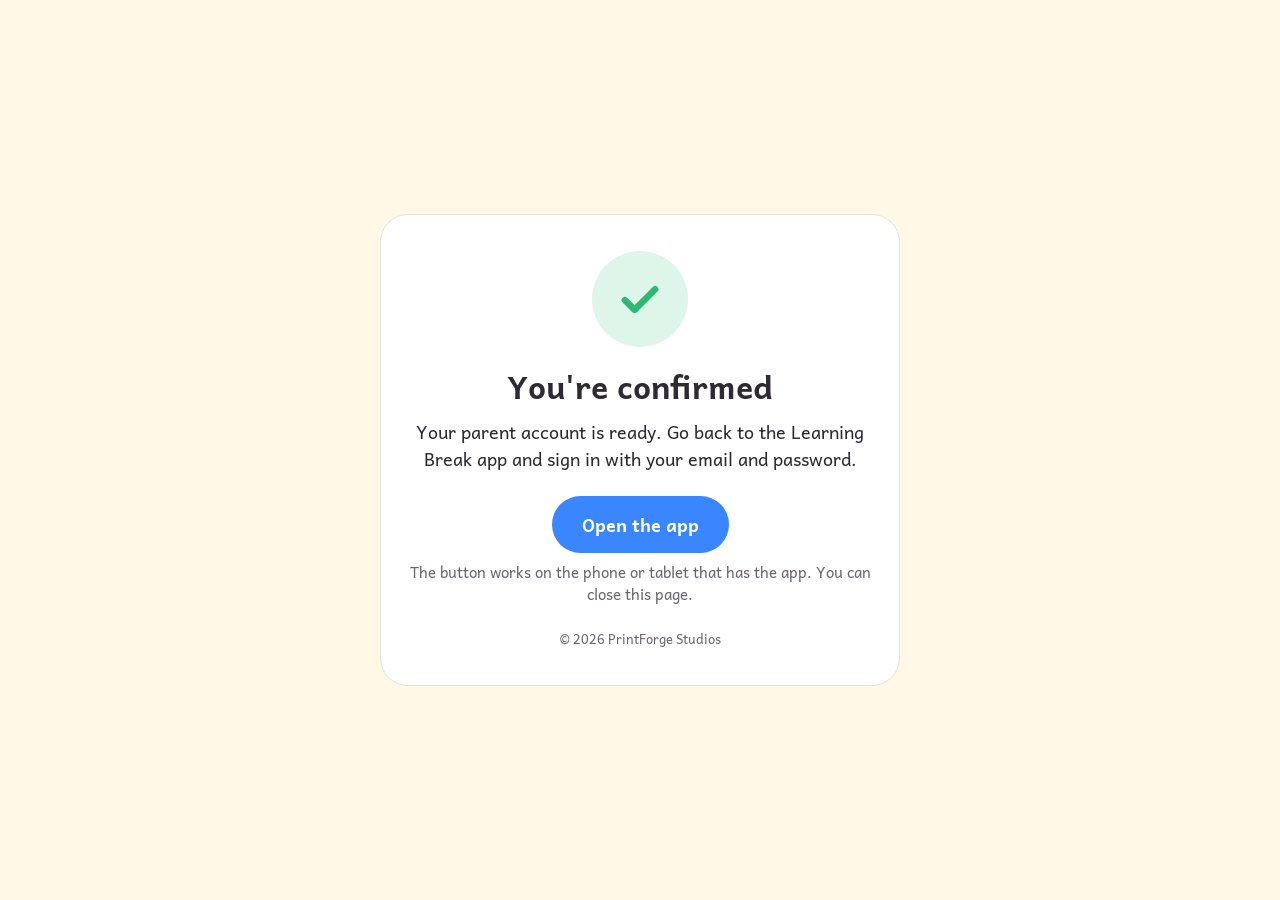
<file: index.html>
<!doctype html>
<html lang="en">
<head>
  <meta charset="utf-8">
  <meta name="viewport" content="width=device-width, initial-scale=1">
  <meta name="robots" content="noindex">
  <meta name="referrer" content="no-referrer">
  <title>You're confirmed · Learning Break</title>
  <link rel="icon" href="assets/icon.svg" type="image/svg+xml">
  <style>
    /* The font is served from this site, so the page loads nothing from other companies. */
    @font-face { font-family: 'Andika'; src: url('assets/fonts/Andika-Regular.ttf') format('truetype'); font-weight: 400; font-display: swap; }
    @font-face { font-family: 'Andika'; src: url('assets/fonts/Andika-Bold.ttf') format('truetype'); font-weight: 700; font-display: swap; }
    :root {
      --bg: #FFF8E7; --card: #FFFFFF; --ink: #2D2A32; --soft: #6B6475; --border: #E9E2D0;
      --good: #2EB872; --good-soft: #DDF6E9; --bad: #F25F5C; --bad-soft: #FDE4E3; --primary: #3A86FF;
    }
    * { box-sizing: border-box; }
    body {
      margin: 0; min-height: 100vh; display: flex; align-items: center; justify-content: center;
      padding: 24px 16px; background: var(--bg); color: var(--ink);
      font-family: 'Andika', system-ui, -apple-system, 'Segoe UI', sans-serif;
    }
    main {
      width: 100%; max-width: 520px; background: var(--card); border: 1px solid var(--border);
      border-radius: 28px; padding: 36px 28px; text-align: center;
    }
    .badge {
      width: 96px; height: 96px; margin: 0 auto 20px; border-radius: 50%;
      display: flex; align-items: center; justify-content: center;
      background: var(--good-soft); color: var(--good);
    }
    .badge svg { width: 52px; height: 52px; }
    .bad .badge { background: var(--bad-soft); color: var(--bad); }
    .bad .tick, .mark { display: none; }
    .bad .mark { display: block; }
    h1 { font-size: 32px; line-height: 1.2; margin: 0 0 12px; }
    p { font-size: 18px; line-height: 1.5; margin: 0 0 14px; }
    .soft { color: var(--soft); font-size: 15px; }
    .button {
      display: inline-block; margin: 10px 0 8px; padding: 14px 30px; border-radius: 999px;
      background: var(--primary); color: #FFFFFF; font-weight: 700; font-size: 18px; text-decoration: none;
    }
    footer { margin-top: 22px; font-size: 13px; color: var(--soft); }
  </style>
</head>
<body>
  <main id="page">
    <div class="badge" aria-hidden="true">
      <svg class="tick" viewBox="0 0 24 24" fill="none" stroke="currentColor" stroke-width="3" stroke-linecap="round" stroke-linejoin="round"><path d="M5 12.5l4.5 4.5L19 7.5"/></svg>
      <svg class="mark" viewBox="0 0 24 24" fill="none" stroke="currentColor" stroke-width="3" stroke-linecap="round"><path d="M12 6v8"/><path d="M12 18.5v.01"/></svg>
    </div>
    <h1 id="title">You're confirmed</h1>
    <p id="message">Your parent account is ready. Go back to the Learning Break app and sign in with your email and password.</p>
    <a class="button" href="kidslock://">Open the app</a>
    <p class="soft">The button works on the phone or tablet that has the app. You can close this page.</p>
    <footer>© 2026 PrintForge Studios</footer>
  </main>
  <script>
    // Supabase sends people here after they tap the confirmation link, adding sign-in tokens
    // (or an error) to the address. This page needs neither, so it swaps them for a plain
    // marker right away; the marker keeps the right message if the page is refreshed.
    var found = new URLSearchParams(location.hash.replace(/^#/, '') + '&' + location.search.replace(/^\?/, ''));
    var expired = found.has('error') || found.has('error_code') || found.has('expired');
    if (location.hash || location.search) {
      history.replaceState(null, '', location.pathname + (expired ? '?expired' : '?confirmed'));
    }

    if (expired) {
      document.getElementById('page').classList.add('bad');
      document.title = "This link didn't work · Learning Break";
      document.getElementById('title').textContent = "This link didn't work";
      document.getElementById('message').textContent =
        'It may have expired or been used already. In the app, try signing in. If it says your email is not confirmed yet, ask it to send the email again.';
    }
  </script>
</body>
</html>
</file>
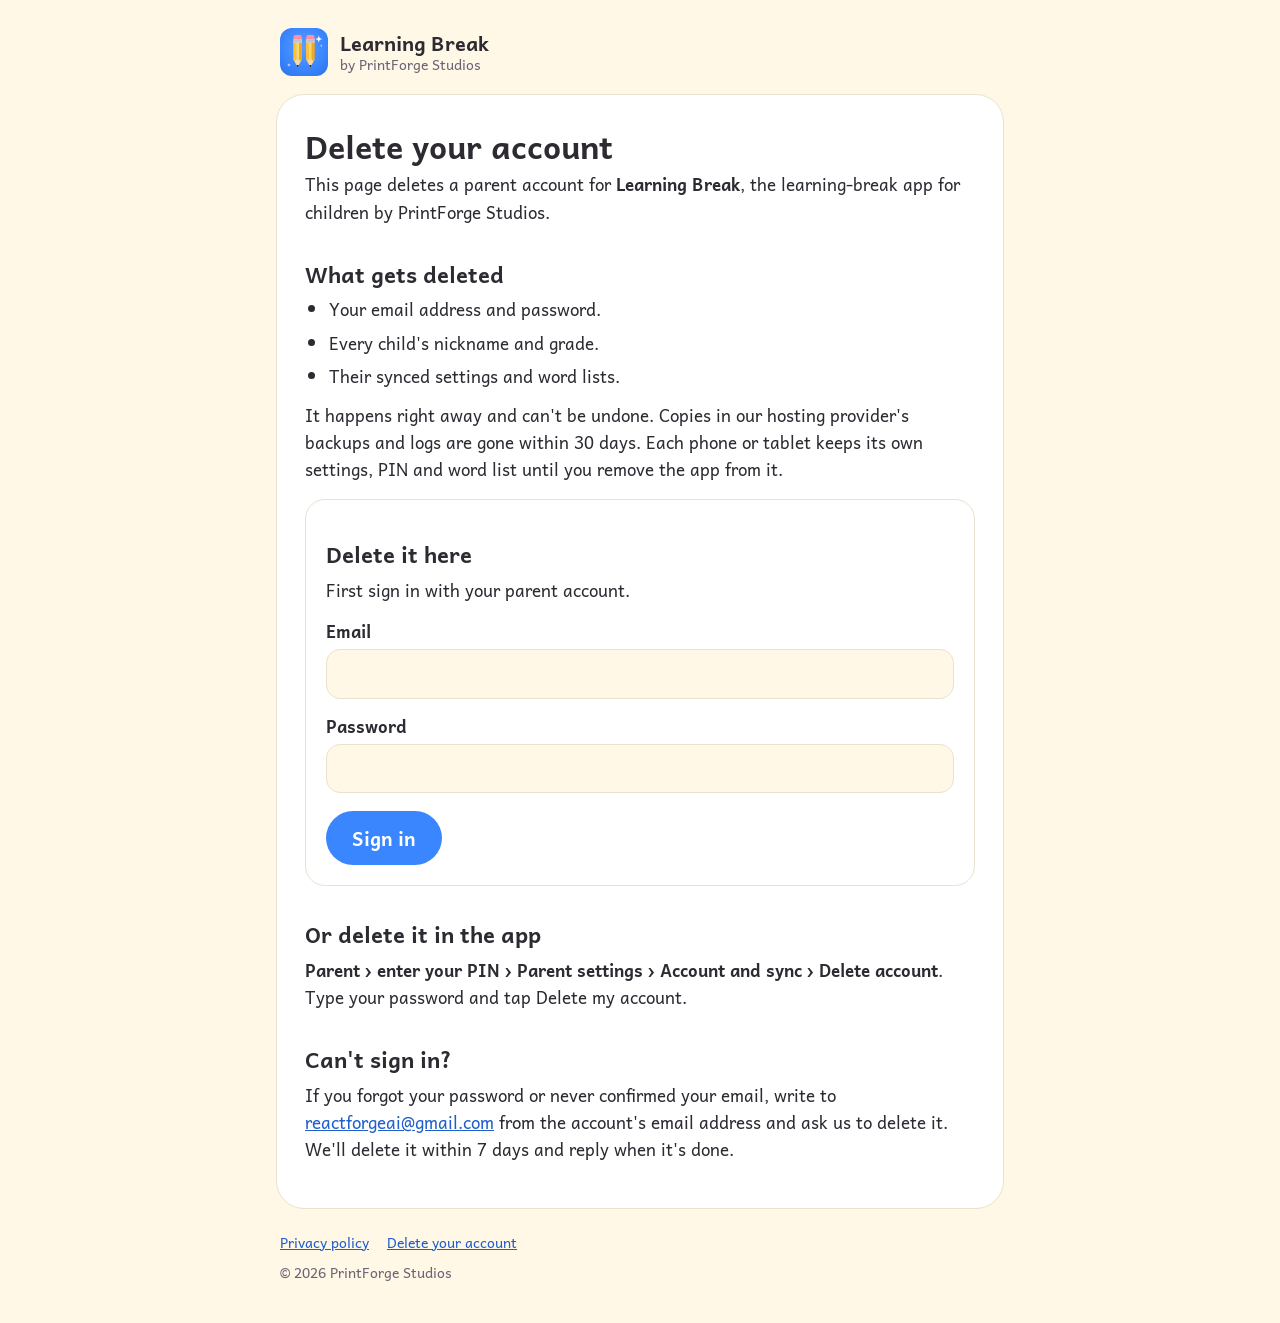
<file: delete-account/index.html>
<!doctype html>
<html lang="en">
<head>
  <meta charset="utf-8">
  <meta name="viewport" content="width=device-width, initial-scale=1">
  <meta name="referrer" content="no-referrer">
  <meta http-equiv="Content-Security-Policy" content="default-src 'none'; script-src 'self'; style-src 'self'; font-src 'self'; img-src 'self'; connect-src https://cyjsxvfaweommxlilbmt.supabase.co; base-uri 'none'; form-action 'none'">
  <title>Delete your account · Learning Break</title>
  <meta name="description" content="Delete a Learning Break parent account and all of its children's data.">
  <link rel="icon" href="../assets/icon.svg" type="image/svg+xml">
  <link rel="stylesheet" href="../assets/site.css">
</head>
<body>
  <div class="wrap">
    <a class="brand" href="../privacy/">
      <img src="../assets/icon.svg" alt="">
      <div><strong>Learning Break</strong><span>by PrintForge Studios</span></div>
    </a>

    <main class="card">
      <h1>Delete your account</h1>
      <p>This page deletes a parent account for <strong>Learning Break</strong>, the learning-break app
        for children by PrintForge Studios.</p>

      <h2>What gets deleted</h2>
      <ul>
        <li>Your email address and password.</li>
        <li>Every child's nickname and grade.</li>
        <li>Their synced settings and word lists.</li>
      </ul>
      <p>It happens right away and can't be undone. Copies in our hosting provider's backups and logs are
        gone within 30 days. Each phone or tablet keeps its own settings, PIN and word list until you
        remove the app from it.</p>

      <section class="panel" aria-labelledby="here">
        <h2 id="here" tabindex="-1">Delete it here</h2>
        <noscript><p class="status bad">This form needs JavaScript. You can delete the account in the app
          instead (see below), or email us.</p></noscript>
        <p class="status bad" id="setup-problem" role="alert" hidden>This page can't reach the account
          service right now. Delete the account in the app instead, or email us.</p>

        <form id="sign-in" method="post" novalidate hidden>
          <p>First sign in with your parent account.</p>
          <label for="email">Email</label>
          <input id="email" type="email" autocomplete="email" autocapitalize="none" spellcheck="false" required>
          <label for="password">Password</label>
          <input id="password" type="password" autocomplete="current-password" required>
          <div class="buttons"><button type="submit" id="sign-in-button">Sign in</button></div>
          <p class="status bad" id="sign-in-problem" role="alert" hidden></p>
        </form>

        <form id="confirm" method="post" novalidate hidden>
          <p>Signed in as <strong id="who"></strong>.</p>
          <label class="check"><input type="checkbox" id="understand">
            <span>I understand that this deletes the account and all of its children's data, and that it
              can't be undone.</span></label>
          <div class="buttons">
            <button type="submit" class="danger" id="delete-button" disabled>Delete my account</button>
            <button type="button" class="plain" id="cancel">Cancel</button>
          </div>
          <p class="status bad" id="delete-problem" role="alert" hidden></p>
        </form>

        <div id="done" hidden>
          <p class="status good" role="status">Your account is deleted.</p>
          <p>Learning Break still works on each device without an account.</p>
        </div>
      </section>

      <h2>Or delete it in the app</h2>
      <p><span class="path">Parent › enter your PIN › Parent settings › Account and sync › Delete
        account</span>. Type your password and tap Delete my account.</p>

      <h2>Can't sign in?</h2>
      <p>If you forgot your password or never confirmed your email, write to
        <a href="mailto:reactforgeai@gmail.com">reactforgeai@gmail.com</a> from the account's email address
        and ask us to delete it. We'll delete it within 7 days and reply when it's done.</p>
    </main>

    <footer>
      <nav aria-label="Learning Break pages">
        <a href="../privacy/">Privacy policy</a>
        <a href="./">Delete your account</a>
      </nav>
      © 2026 PrintForge Studios
    </footer>
  </div>
  <script src="../assets/vendor/supabase-js-2.118.0.js"></script>
  <script src="config.js"></script>
  <script src="delete.js"></script>
</body>
</html>
</file>
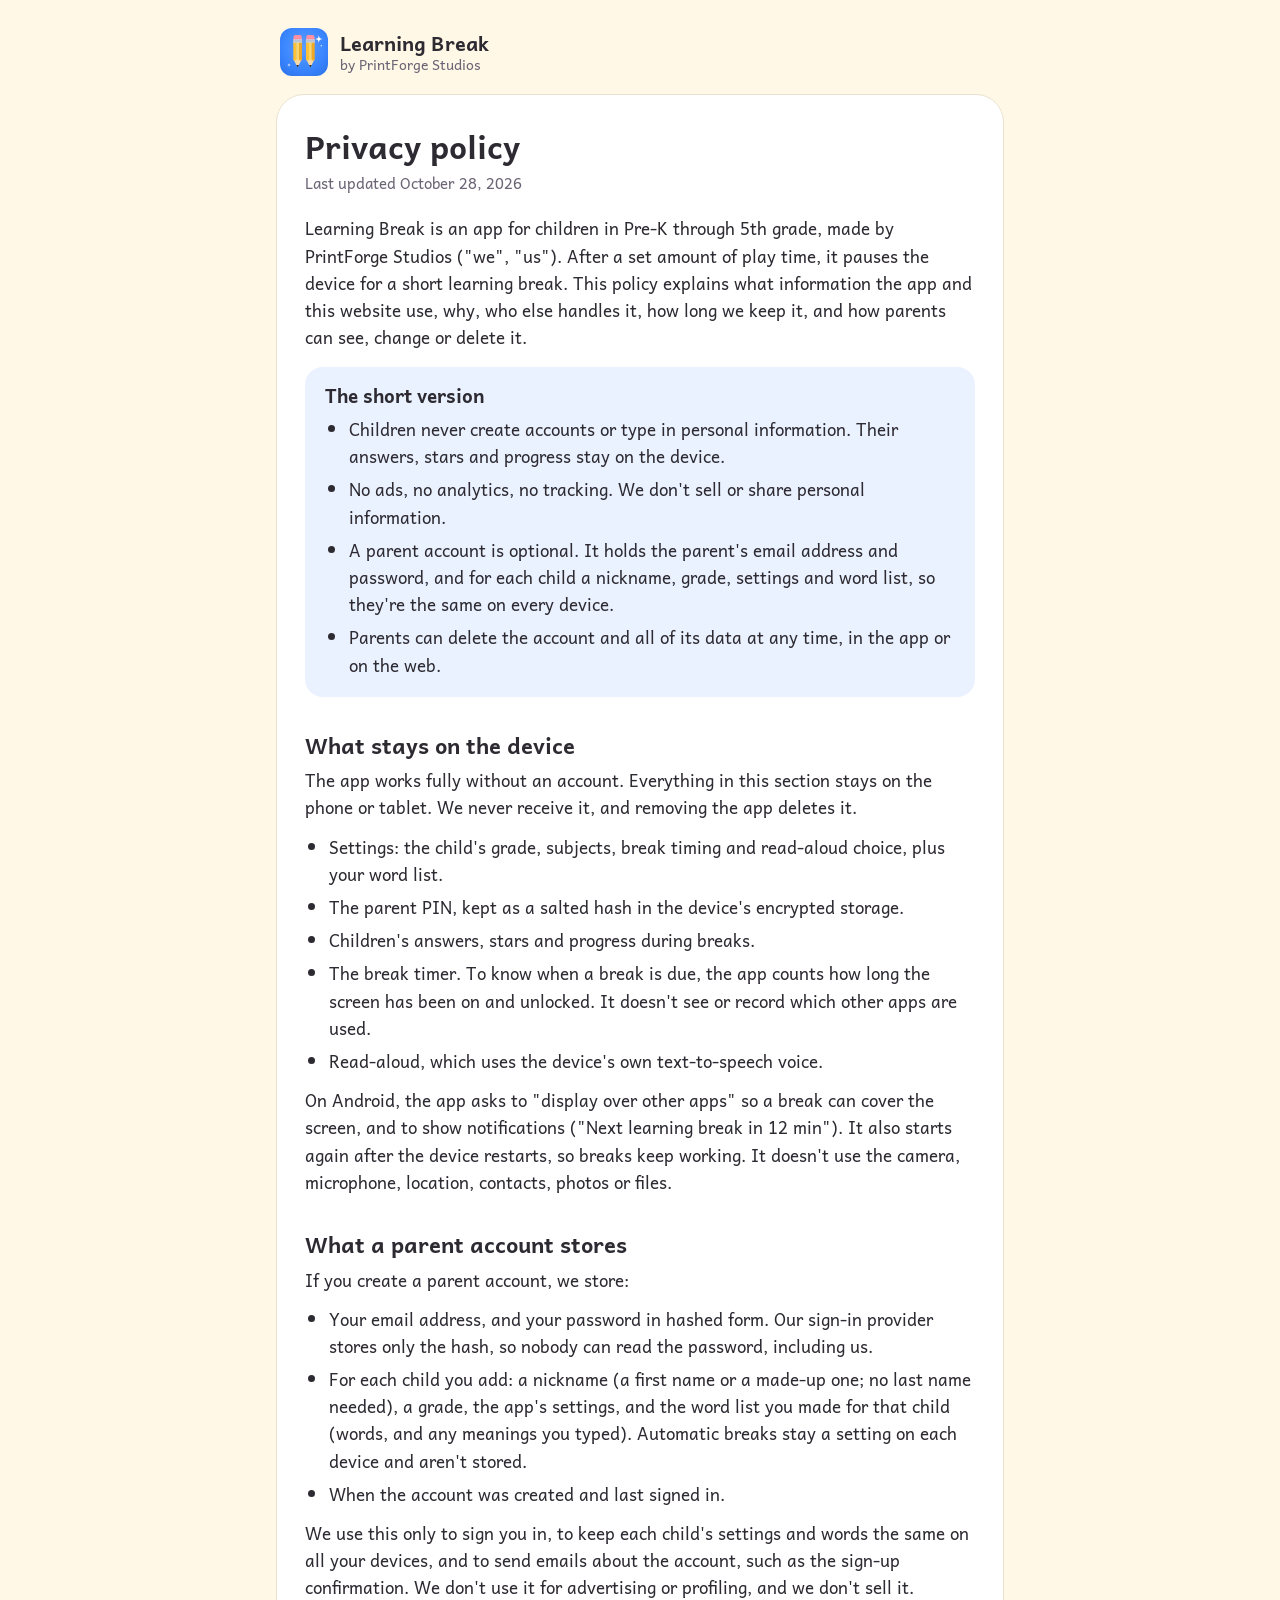
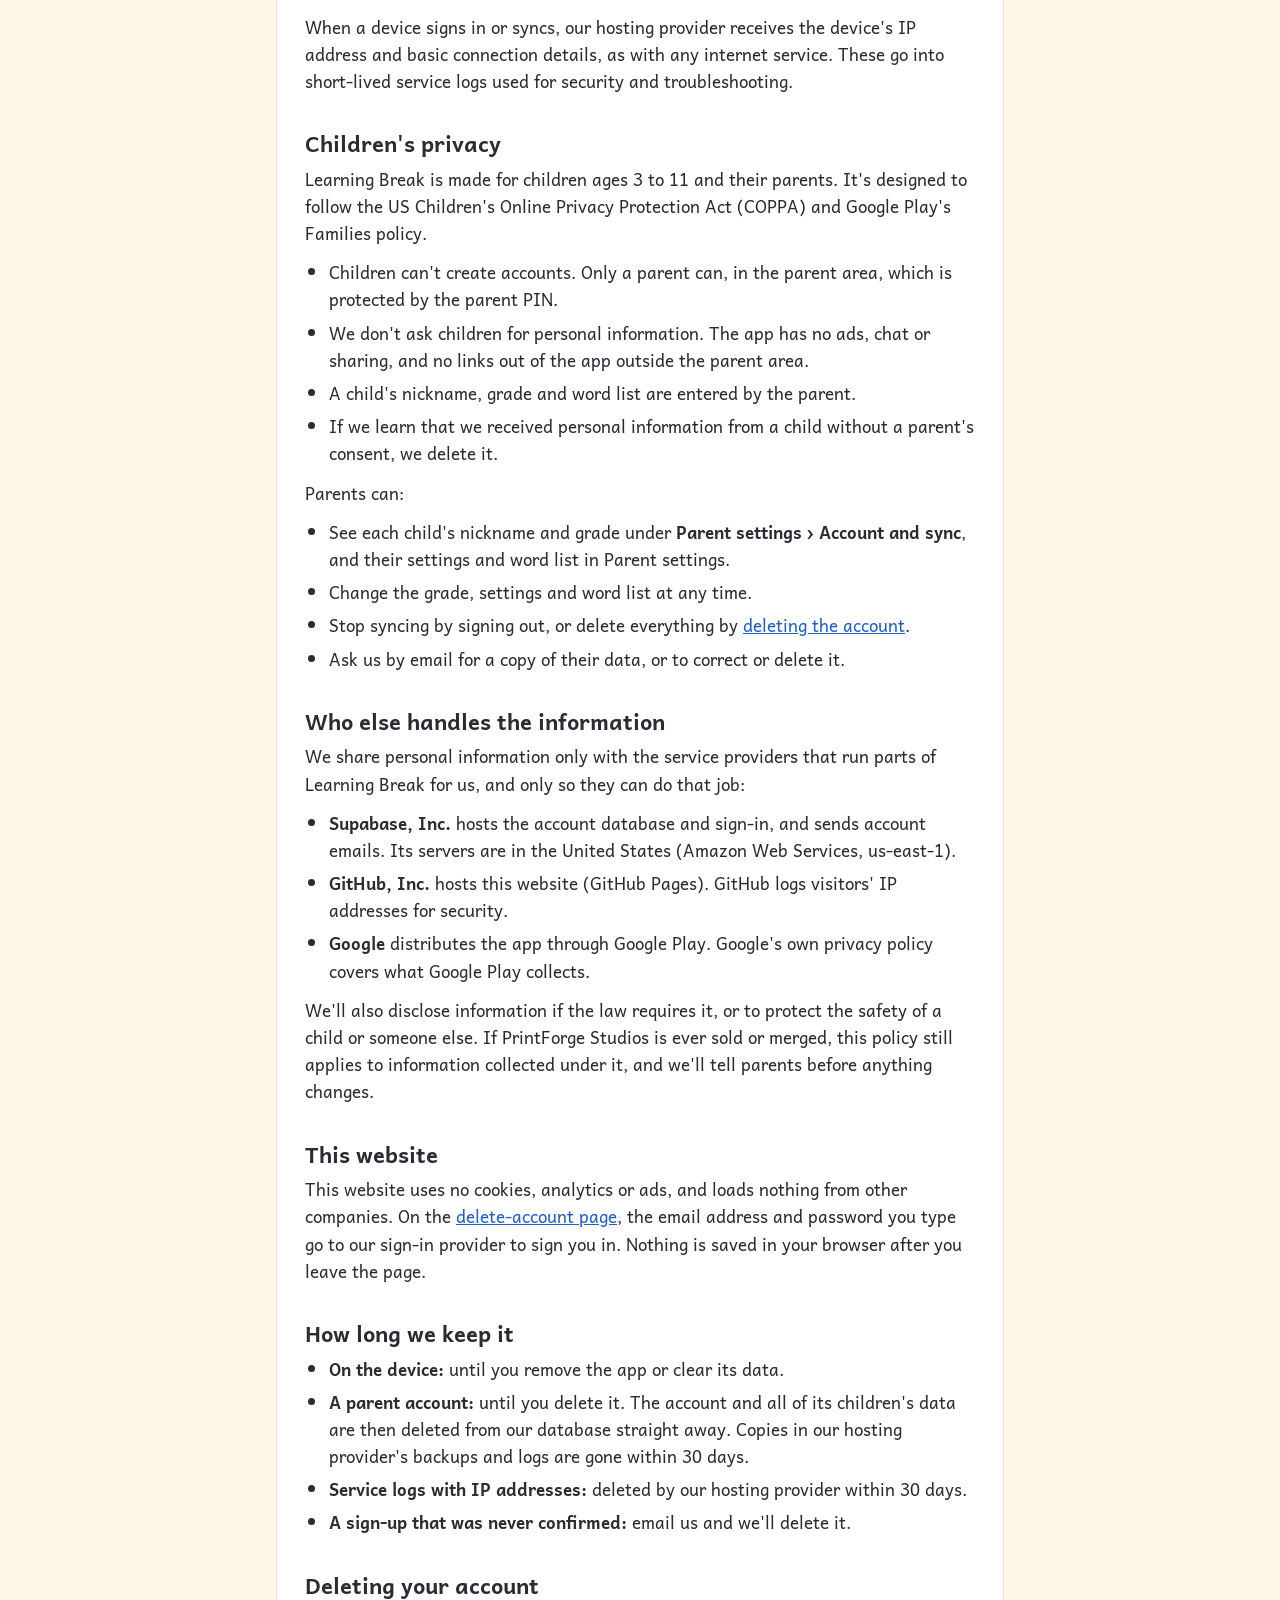
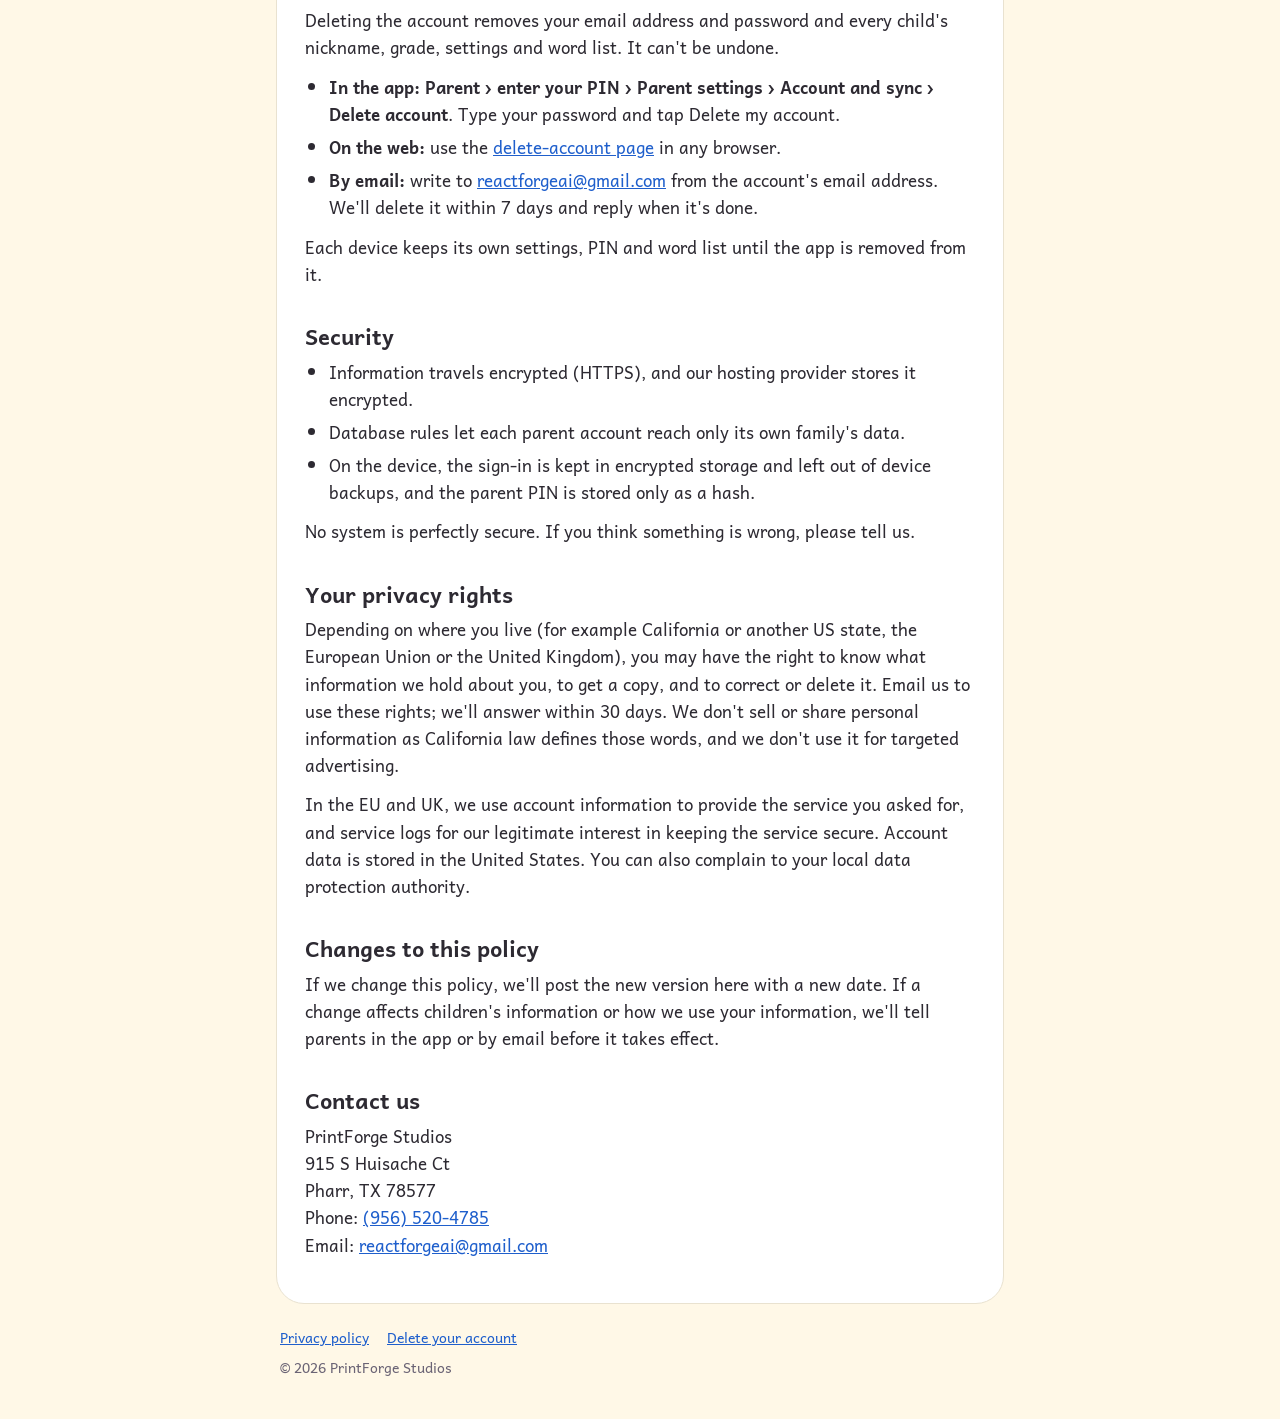
<file: privacy/index.html>
<!doctype html>
<html lang="en">
<head>
  <meta charset="utf-8">
  <meta name="viewport" content="width=device-width, initial-scale=1">
  <meta name="referrer" content="no-referrer">
  <meta http-equiv="Content-Security-Policy" content="default-src 'none'; style-src 'self'; font-src 'self'; img-src 'self'; base-uri 'none'; form-action 'none'">
  <title>Privacy policy · Learning Break</title>
  <meta name="description" content="What the Learning Break app keeps on the device, what an optional parent account stores, and how parents can delete it.">
  <link rel="icon" href="../assets/icon.svg" type="image/svg+xml">
  <link rel="stylesheet" href="../assets/site.css">
</head>
<body>
  <div class="wrap">
    <a class="brand" href="./">
      <img src="../assets/icon.svg" alt="">
      <div><strong>Learning Break</strong><span>by PrintForge Studios</span></div>
    </a>

    <main class="card">
      <h1>Privacy policy</h1>
      <p class="updated">Last updated October 28, 2026</p>

      <p>Learning Break is an app for children in Pre-K through 5th grade, made by PrintForge Studios
        ("we", "us"). After a set amount of play time, it pauses the device for a short learning break.
        This policy explains what information the app and this website use, why, who else handles it,
        how long we keep it, and how parents can see, change or delete it.</p>

      <section class="summary" aria-labelledby="short">
        <h2 id="short">The short version</h2>
        <ul>
          <li>Children never create accounts or type in personal information. Their answers, stars and
            progress stay on the device.</li>
          <li>No ads, no analytics, no tracking. We don't sell or share personal information.</li>
          <li>A parent account is optional. It holds the parent's email address and password, and for each
            child a nickname, grade, settings and word list, so they're the same on every device.</li>
          <li>Parents can delete the account and all of its data at any time, in the app or on the web.</li>
        </ul>
      </section>

      <h2 id="device">What stays on the device</h2>
      <p>The app works fully without an account. Everything in this section stays on the phone or tablet.
        We never receive it, and removing the app deletes it.</p>
      <ul>
        <li>Settings: the child's grade, subjects, break timing and read-aloud choice, plus your word list.</li>
        <li>The parent PIN, kept as a salted hash in the device's encrypted storage.</li>
        <li>Children's answers, stars and progress during breaks.</li>
        <li>The break timer. To know when a break is due, the app counts how long the screen has been on
          and unlocked. It doesn't see or record which other apps are used.</li>
        <li>Read-aloud, which uses the device's own text-to-speech voice.</li>
      </ul>
      <p>On Android, the app asks to "display over other apps" so a break can cover the screen, and to show
        notifications ("Next learning break in 12 min"). It also starts again after the device restarts, so
        breaks keep working. It doesn't use the camera, microphone, location, contacts, photos or files.</p>

      <h2 id="account">What a parent account stores</h2>
      <p>If you create a parent account, we store:</p>
      <ul>
        <li>Your email address, and your password in hashed form. Our sign-in provider stores only the hash,
          so nobody can read the password, including us.</li>
        <li>For each child you add: a nickname (a first name or a made-up one; no last name needed), a grade,
          the app's settings, and the word list you made for that child (words, and any meanings you
          typed). Automatic breaks stay a setting on each device and aren't stored.</li>
        <li>When the account was created and last signed in.</li>
      </ul>
      <p>We use this only to sign you in, to keep each child's settings and words the same on all your
        devices, and to send emails about the account, such as the sign-up confirmation. We don't use it for
        advertising or profiling, and we don't sell it.</p>
      <p>When a device signs in or syncs, our hosting provider receives the device's IP address and basic
        connection details, as with any internet service. These go into short-lived service logs used for
        security and troubleshooting.</p>

      <h2 id="children">Children's privacy</h2>
      <p>Learning Break is made for children ages 3 to 11 and their parents. It's designed to follow the
        US Children's Online Privacy Protection Act (COPPA) and Google Play's Families policy.</p>
      <ul>
        <li>Children can't create accounts. Only a parent can, in the parent area, which is protected by the
          parent PIN.</li>
        <li>We don't ask children for personal information. The app has no ads, chat or sharing, and no
          links out of the app outside the parent area.</li>
        <li>A child's nickname, grade and word list are entered by the parent.</li>
        <li>If we learn that we received personal information from a child without a parent's consent, we
          delete it.</li>
      </ul>
      <p>Parents can:</p>
      <ul>
        <li>See each child's nickname and grade under <span class="path">Parent settings › Account and
          sync</span>, and their settings and word list in Parent settings.</li>
        <li>Change the grade, settings and word list at any time.</li>
        <li>Stop syncing by signing out, or delete everything by <a href="#delete">deleting the account</a>.</li>
        <li>Ask us by email for a copy of their data, or to correct or delete it.</li>
      </ul>

      <h2 id="sharing">Who else handles the information</h2>
      <p>We share personal information only with the service providers that run parts of Learning Break for
        us, and only so they can do that job:</p>
      <ul>
        <li><strong>Supabase, Inc.</strong> hosts the account database and sign-in, and sends account emails.
          Its servers are in the United States (Amazon Web Services, us-east-1).</li>
        <li><strong>GitHub, Inc.</strong> hosts this website (GitHub Pages). GitHub logs visitors' IP
          addresses for security.</li>
        <li><strong>Google</strong> distributes the app through Google Play. Google's own privacy policy
          covers what Google Play collects.</li>
      </ul>
      <p>We'll also disclose information if the law requires it, or to protect the safety of a child or
        someone else. If PrintForge Studios is ever sold or merged, this policy still applies to information
        collected under it, and we'll tell parents before anything changes.</p>

      <h2 id="website">This website</h2>
      <p>This website uses no cookies, analytics or ads, and loads nothing from other companies. On the
        <a href="../delete-account/">delete-account page</a>, the email address and password you type go
        to our sign-in provider to sign you in. Nothing is saved in your browser after you leave the page.</p>

      <h2 id="keep">How long we keep it</h2>
      <ul>
        <li><strong>On the device:</strong> until you remove the app or clear its data.</li>
        <li><strong>A parent account:</strong> until you delete it. The account and all of its children's
          data are then deleted from our database straight away. Copies in our hosting provider's backups and
          logs are gone within 30 days.</li>
        <li><strong>Service logs with IP addresses:</strong> deleted by our hosting provider within 30
          days.</li>
        <li><strong>A sign-up that was never confirmed:</strong> email us and we'll delete it.</li>
      </ul>

      <h2 id="delete">Deleting your account</h2>
      <p>Deleting the account removes your email address and password and every child's nickname, grade,
        settings and word list. It can't be undone.</p>
      <ul>
        <li><strong>In the app:</strong> <span class="path">Parent › enter your PIN › Parent settings ›
          Account and sync › Delete account</span>. Type your password and tap Delete my account.</li>
        <li><strong>On the web:</strong> use the <a href="../delete-account/">delete-account page</a> in any
          browser.</li>
        <li><strong>By email:</strong> write to
          <a href="mailto:reactforgeai@gmail.com">reactforgeai@gmail.com</a> from the account's email address.
          We'll delete it within 7 days and reply when it's done.</li>
      </ul>
      <p>Each device keeps its own settings, PIN and word list until the app is removed from it.</p>

      <h2 id="security">Security</h2>
      <ul>
        <li>Information travels encrypted (HTTPS), and our hosting provider stores it encrypted.</li>
        <li>Database rules let each parent account reach only its own family's data.</li>
        <li>On the device, the sign-in is kept in encrypted storage and left out of device backups, and the
          parent PIN is stored only as a hash.</li>
      </ul>
      <p>No system is perfectly secure. If you think something is wrong, please tell us.</p>

      <h2 id="rights">Your privacy rights</h2>
      <p>Depending on where you live (for example California or another US state, the European Union or the
        United Kingdom), you may have the right to know what information we hold about you, to get a copy,
        and to correct or delete it. Email us to use these rights; we'll answer within 30 days. We don't
        sell or share personal information as California law defines those words, and we don't use it for
        targeted advertising.</p>
      <p>In the EU and UK, we use account information to provide the service you asked for, and service
        logs for our legitimate interest in keeping the service secure. Account data is stored in the United
        States. You can also complain to your local data protection authority.</p>

      <h2 id="changes">Changes to this policy</h2>
      <p>If we change this policy, we'll post the new version here with a new date. If a change affects
        children's information or how we use your information, we'll tell parents in the app or by email
        before it takes effect.</p>

      <h2 id="contact">Contact us</h2>
      <p>PrintForge Studios<br>
        915 S Huisache Ct<br>
        Pharr, TX 78577<br>
        Phone: <a href="tel:+19565204785">(956) 520-4785</a><br>
        Email: <a href="mailto:reactforgeai@gmail.com">reactforgeai@gmail.com</a></p>
    </main>

    <footer>
      <nav aria-label="Learning Break pages">
        <a href="./">Privacy policy</a>
        <a href="../delete-account/">Delete your account</a>
      </nav>
      © 2026 PrintForge Studios
    </footer>
  </div>
</body>
</html>
</file>
<file: assets/site.css>
/* Learning Break website: the privacy policy and delete-account pages. Same colors and
   font as the app. The font is served from this site, so pages load nothing from other
   companies. */

@font-face {
  font-family: 'Andika';
  src: url('fonts/Andika-Regular.ttf') format('truetype');
  font-weight: 400;
  font-display: swap;
}
@font-face {
  font-family: 'Andika';
  src: url('fonts/Andika-Bold.ttf') format('truetype');
  font-weight: 700;
  font-display: swap;
}

:root {
  --bg: #FFF8E7; --card: #FFFFFF; --ink: #2D2A32; --soft: #6B6475; --border: #E9E2D0;
  --primary: #3A86FF; --primary-soft: #EAF2FF; --primary-ink: #1F5FCC;
  --good: #2EB872; --good-soft: #DDF6E9; --bad: #F25F5C; --bad-ink: #A82E2B; --bad-soft: #FDE4E3;
  --chip: #F3EDDF;
}

* { box-sizing: border-box; }

body {
  margin: 0; background: var(--bg); color: var(--ink);
  font-family: 'Andika', system-ui, -apple-system, 'Segoe UI', sans-serif;
  font-size: 17px; line-height: 1.6;
}

.wrap { width: 100%; max-width: 760px; margin: 0 auto; padding: 24px 16px 40px; }

.brand { display: flex; align-items: center; gap: 12px; margin: 4px 4px 18px; color: var(--ink); text-decoration: none; }
.brand img { width: 48px; height: 48px; border-radius: 12px; }
.brand strong { display: block; font-size: 20px; line-height: 1.2; }
.brand span { display: block; font-size: 14px; color: var(--soft); line-height: 1.3; }

.card { background: var(--card); border: 1px solid var(--border); border-radius: 28px; padding: 32px 28px; }
@media (max-width: 520px) { .card { padding: 24px 18px; border-radius: 22px; } }

h1 { font-size: 32px; line-height: 1.2; margin: 0 0 6px; }
h2 { font-size: 22px; line-height: 1.3; margin: 34px 0 8px; }
h3 { font-size: 18px; line-height: 1.3; margin: 22px 0 6px; }
p { margin: 0 0 12px; }
ul, ol { margin: 0 0 12px; padding-left: 24px; }
li { margin: 0 0 6px; }
a { color: var(--primary-ink); }
.updated { color: var(--soft); font-size: 15px; margin-bottom: 20px; }
.soft { color: var(--soft); font-size: 15px; }

.summary { background: var(--primary-soft); border-radius: 18px; padding: 16px 20px 6px; margin: 16px 0 6px; }
.summary h2 { margin-top: 0; font-size: 19px; }

.path { font-weight: 700; }

footer { margin: 22px 4px 0; font-size: 14px; color: var(--soft); }
footer nav { display: flex; flex-wrap: wrap; gap: 6px 18px; margin-bottom: 8px; }

/* Forms (delete-account page) */
label { display: block; font-weight: 700; margin: 14px 0 4px; }
input[type="email"], input[type="password"] {
  width: 100%; min-height: 48px; padding: 10px 14px; font: inherit; color: var(--ink);
  background: var(--bg); border: 1px solid var(--border); border-radius: 14px;
}
input:focus-visible, button:focus-visible { outline: 3px solid var(--primary); outline-offset: 2px; }
.check { display: flex; gap: 10px; align-items: flex-start; font-weight: 400; margin: 16px 0 4px; }
.check input { width: 22px; height: 22px; margin: 3px 0 0; flex: none; }
.buttons { display: flex; flex-wrap: wrap; gap: 10px; margin-top: 18px; }
button {
  font: inherit; font-weight: 700; font-size: 19px; border: 0; border-radius: 999px;
  padding: 12px 26px; cursor: pointer; background: var(--primary); color: #FFFFFF;
}
button.danger { background: #C93B37; }
button.plain { background: var(--chip); color: var(--ink); }
button:disabled { opacity: 0.55; cursor: default; }
.status { border-radius: 14px; padding: 10px 14px; margin: 14px 0 0; font-weight: 700; }
.status.bad { background: var(--bad-soft); color: var(--bad-ink); }
.status.good { background: var(--good-soft); color: #1C7A4A; }
.panel { border: 1px solid var(--border); border-radius: 20px; padding: 6px 20px 20px; margin: 16px 0; }
[hidden] { display: none !important; }
</file>
